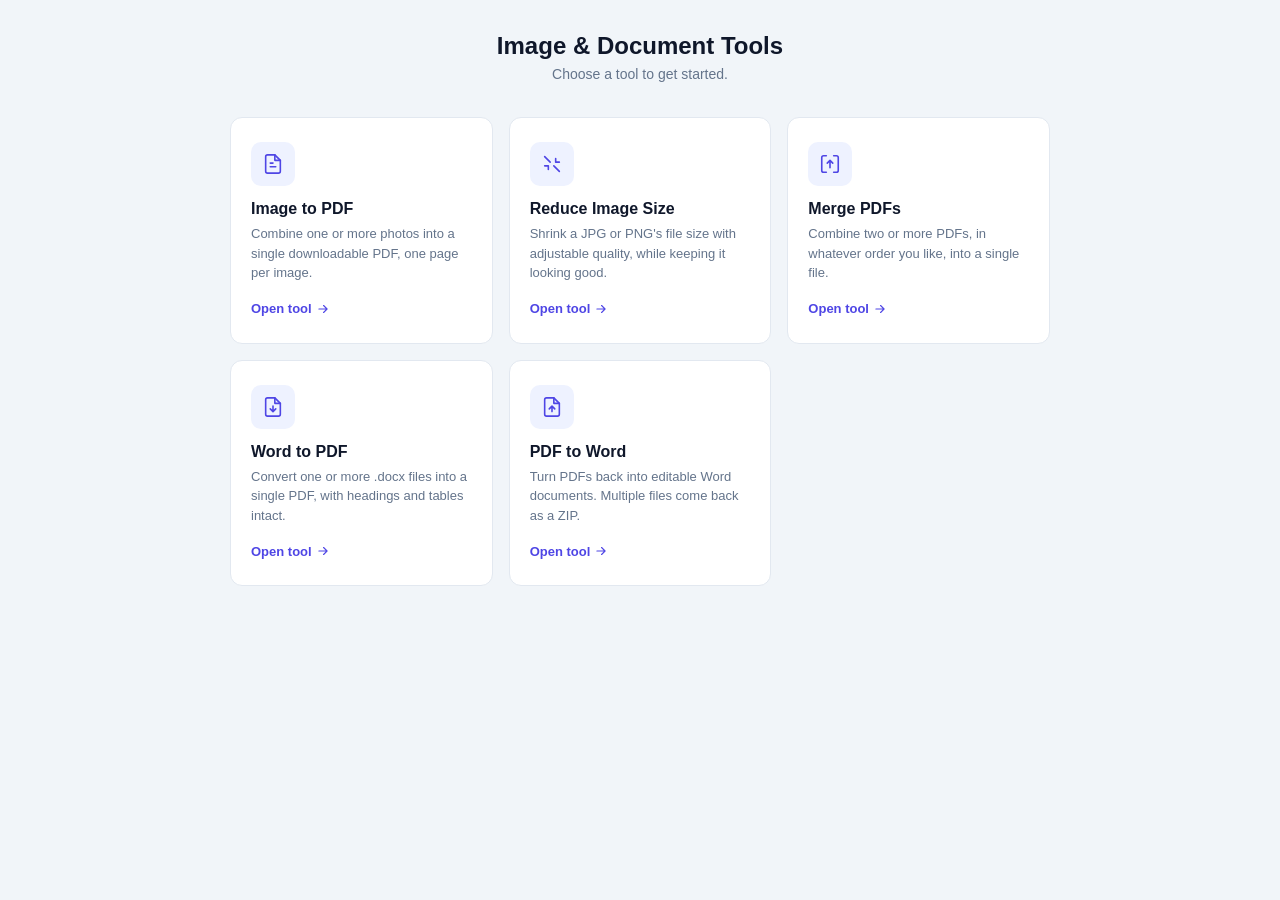
<file: frontend/index.html>
<!doctype html>
<html lang="en">
<head>
<meta charset="utf-8">
<meta name="viewport" content="width=device-width, initial-scale=1">
<title>Image &amp; Document Tools</title>
<link rel="stylesheet" href="style.css">
</head>
<body>
  <div class="page">
    <h1>Image &amp; Document Tools</h1>
    <p class="subtitle">Choose a tool to get started.</p>

    <div class="grid">
      <a class="tool-card" href="jpgtopdf.html">
        <div class="tool-icon">
          <svg viewBox="0 0 24 24" fill="none" stroke="currentColor" stroke-width="1.75" stroke-linecap="round" stroke-linejoin="round">
            <path d="M14 2H6a2 2 0 0 0-2 2v16a2 2 0 0 0 2 2h12a2 2 0 0 0 2-2V8z"/>
            <path d="M14 2v6h6"/>
            <path d="M9 15h6M9 11h3"/>
          </svg>
        </div>
        <div class="tool-title">Image to PDF</div>
        <div class="tool-desc">Combine one or more photos into a single downloadable PDF, one page per image.</div>
        <div class="tool-cta">
          Open tool
          <svg viewBox="0 0 24 24" fill="none" stroke="currentColor" stroke-width="2" stroke-linecap="round" stroke-linejoin="round"><path d="M5 12h14M13 6l6 6-6 6"/></svg>
        </div>
      </a>

      <a class="tool-card" href="compress.html">
        <div class="tool-icon">
          <svg viewBox="0 0 24 24" fill="none" stroke="currentColor" stroke-width="1.75" stroke-linecap="round" stroke-linejoin="round">
            <path d="M4 14h4v4M20 10h-4V6M4 4l6 6M20 20l-6-6"/>
          </svg>
        </div>
        <div class="tool-title">Reduce Image Size</div>
        <div class="tool-desc">Shrink a JPG or PNG's file size with adjustable quality, while keeping it looking good.</div>
        <div class="tool-cta">
          Open tool
          <svg viewBox="0 0 24 24" fill="none" stroke="currentColor" stroke-width="2" stroke-linecap="round" stroke-linejoin="round"><path d="M5 12h14M13 6l6 6-6 6"/></svg>
        </div>
      </a>

      <a class="tool-card" href="mergepdf.html">
        <div class="tool-icon">
          <svg viewBox="0 0 24 24" fill="none" stroke="currentColor" stroke-width="1.75" stroke-linecap="round" stroke-linejoin="round">
            <path d="M8 3H5a2 2 0 0 0-2 2v14a2 2 0 0 0 2 2h3"/>
            <path d="M16 3h3a2 2 0 0 1 2 2v14a2 2 0 0 1-2 2h-3"/>
            <path d="M12 8v8M9 11l3-3 3 3"/>
          </svg>
        </div>
        <div class="tool-title">Merge PDFs</div>
        <div class="tool-desc">Combine two or more PDFs, in whatever order you like, into a single file.</div>
        <div class="tool-cta">
          Open tool
          <svg viewBox="0 0 24 24" fill="none" stroke="currentColor" stroke-width="2" stroke-linecap="round" stroke-linejoin="round"><path d="M5 12h14M13 6l6 6-6 6"/></svg>
        </div>
      </a>

      <a class="tool-card" href="wordtopdf.html">
        <div class="tool-icon">
          <svg viewBox="0 0 24 24" fill="none" stroke="currentColor" stroke-width="1.75" stroke-linecap="round" stroke-linejoin="round">
            <path d="M14 2H6a2 2 0 0 0-2 2v16a2 2 0 0 0 2 2h12a2 2 0 0 0 2-2V8z"/>
            <path d="M14 2v6h6"/>
            <path d="M12 11v6M9 14l3 3 3-3"/>
          </svg>
        </div>
        <div class="tool-title">Word to PDF</div>
        <div class="tool-desc">Convert one or more .docx files into a single PDF, with headings and tables intact.</div>
        <div class="tool-cta">
          Open tool
          <svg viewBox="0 0 24 24" fill="none" stroke="currentColor" stroke-width="2" stroke-linecap="round" stroke-linejoin="round"><path d="M5 12h14M13 6l6 6-6 6"/></svg>
        </div>
      </a>

      <a class="tool-card" href="pdftoword.html">
        <div class="tool-icon">
          <svg viewBox="0 0 24 24" fill="none" stroke="currentColor" stroke-width="1.75" stroke-linecap="round" stroke-linejoin="round">
            <path d="M14 2H6a2 2 0 0 0-2 2v16a2 2 0 0 0 2 2h12a2 2 0 0 0 2-2V8z"/>
            <path d="M14 2v6h6"/>
            <path d="M12 17v-6M9 14l3-3 3 3"/>
          </svg>
        </div>
        <div class="tool-title">PDF to Word</div>
        <div class="tool-desc">Turn PDFs back into editable Word documents. Multiple files come back as a ZIP.</div>
        <div class="tool-cta">
          Open tool
          <svg viewBox="0 0 24 24" fill="none" stroke="currentColor" stroke-width="2" stroke-linecap="round" stroke-linejoin="round"><path d="M5 12h14M13 6l6 6-6 6"/></svg>
        </div>
      </a>
    </div>
  </div>
</body>
</html>
</file>
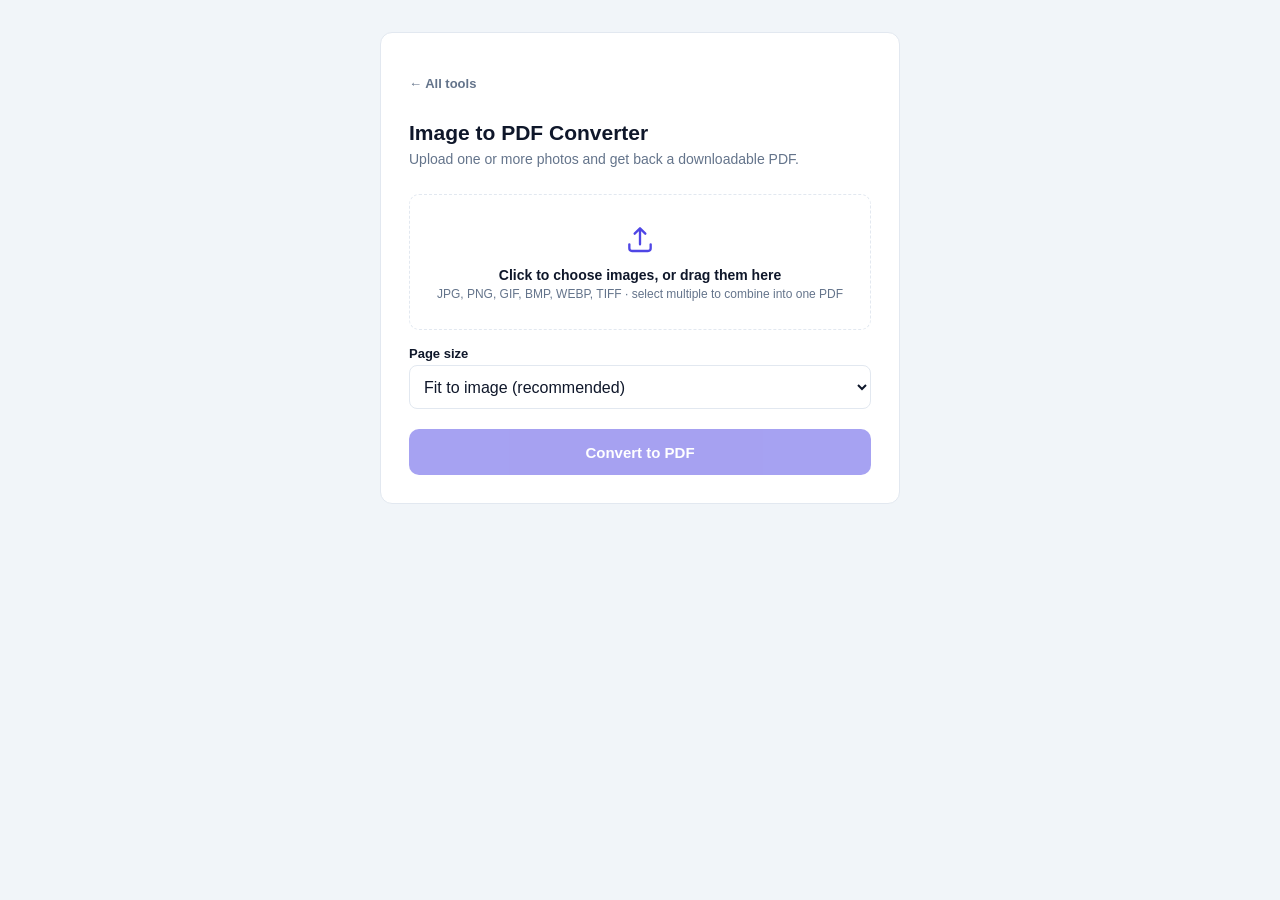
<file: frontend/jpgtopdf.html>
<!doctype html>
<html lang="en">
<head>
<meta charset="utf-8">
<meta name="viewport" content="width=device-width, initial-scale=1">
<title>Image to PDF Converter</title>
<link rel="stylesheet" href="style.css">
</head>
<body>
  <div class="card">
    <a class="back-link" href="index.html">&larr; All tools</a>
    <h1>Image to PDF Converter</h1>
    <p class="subtitle">Upload one or more photos and get back a downloadable PDF.</p>

    <form id="upload-form">
      <div class="dropzone" id="dropzone">
        <svg viewBox="0 0 24 24" fill="none" stroke="currentColor" stroke-width="1.75" stroke-linecap="round" stroke-linejoin="round">
          <path d="M12 16V4M12 4l-4 4M12 4l4 4"/>
          <path d="M4 16v3a2 2 0 0 0 2 2h12a2 2 0 0 0 2-2v-3"/>
        </svg>
        <div class="dropzone-text">Click to choose images, or drag them here</div>
        <div class="dropzone-hint">JPG, PNG, GIF, BMP, WEBP, TIFF &middot; select multiple to combine into one PDF</div>
        <input type="file" name="files" id="file_photo" accept="image/*" multiple>
      </div>

      <div class="file-summary" id="file-summary"></div>
      <div class="preview-list" id="preview-list"></div>

      <div class="control-group">
        <span class="control-label">Page size</span>
        <select id="page-size">
          <option value="fit" selected>Fit to image (recommended)</option>
          <option value="a4">A4</option>
          <option value="letter">US Letter</option>
          <option value="legal">Legal</option>
        </select>
      </div>

      <button type="submit" class="primary" id="convert-btn" disabled>
        <span class="spinner" id="spinner"></span>
        <span id="convert-label">Convert to PDF</span>
      </button>
    </form>

    <div class="error" id="error-box"></div>

    <div class="result" id="result">
      <div class="result-header" id="result-header">&#10003; Converted successfully</div>
      <div class="result-stats" id="result-stats"></div>
      <iframe class="pdf-preview" id="pdf-preview" title="PDF preview"></iframe>
      <div class="control-group filename-group">
        <span class="control-label">File name</span>
        <input type="text" id="filename-input" spellcheck="false">
      </div>
      <div class="result-actions">
        <a class="download-btn" id="download-link" download>Download PDF</a>
        <button type="button" class="secondary" id="reset-btn">Convert another</button>
      </div>
    </div>
  </div>

  <script src="config.js"></script>
  <script src="app.js"></script>
  <script>
    const dropzone = document.getElementById('dropzone');
    const fileInput = document.getElementById('file_photo');
    const fileSummary = document.getElementById('file-summary');
    const previewList = document.getElementById('preview-list');
    const pageSizeSelect = document.getElementById('page-size');
    const form = document.getElementById('upload-form');
    const convertBtn = document.getElementById('convert-btn');
    const spinner = document.getElementById('spinner');
    const convertLabel = document.getElementById('convert-label');
    const errorBox = document.getElementById('error-box');
    const result = document.getElementById('result');
    const resultHeader = document.getElementById('result-header');
    const resultStats = document.getElementById('result-stats');
    const pdfPreview = document.getElementById('pdf-preview');
    const filenameInput = document.getElementById('filename-input');
    const downloadLink = document.getElementById('download-link');
    const resetBtn = document.getElementById('reset-btn');

    let selectedFiles = [];

    function showError(message) {
      errorBox.textContent = message;
      errorBox.classList.add('visible');
    }

    function clearError() {
      errorBox.textContent = '';
      errorBox.classList.remove('visible');
    }

    function renderImageIcon(file) {
      const img = document.createElement('img');
      img.alt = '';
      const reader = new FileReader();
      reader.onload = (e) => { img.src = e.target.result; };
      reader.readAsDataURL(file);
      return img;
    }

    function setFiles(next) {
      selectedFiles = next;
      renderReorderableList(previewList, selectedFiles, renderImageIcon, setFiles);

      previewList.classList.toggle('visible', selectedFiles.length > 0);
      convertBtn.disabled = selectedFiles.length === 0;

      if (selectedFiles.length === 0) {
        fileSummary.classList.remove('visible');
      } else {
        fileSummary.textContent = selectedFiles.length === 1
          ? '1 image selected'
          : `${selectedFiles.length} images selected — use the arrows to reorder; will merge into one PDF in this order`;
        fileSummary.classList.add('visible');
      }
    }

    function addFiles(fileList) {
      if (!fileList || fileList.length === 0) return;
      clearError();
      result.classList.remove('visible');
      setFiles(selectedFiles.concat(Array.from(fileList)));
    }

    wireDropzone(dropzone, fileInput, addFiles);

    form.addEventListener('submit', async (e) => {
      e.preventDefault();
      if (selectedFiles.length === 0) return;

      clearError();
      convertBtn.disabled = true;
      spinner.classList.add('visible');
      convertLabel.textContent = 'Converting...';

      try {
        const formData = new FormData();
        selectedFiles.forEach((file) => formData.append('files', file));
        formData.append('page_size', pageSizeSelect.value);

        const response = await fetch(`${API_BASE}/jpgtopdf/upload/`, { method: 'POST', body: formData });
        const data = await response.json();

        if (!response.ok) {
          throw new Error(data.detail || 'Conversion failed');
        }

        const dataUri = dataUriFrom(data);
        pdfPreview.src = dataUri;
        downloadLink.href = dataUri;
        const defaultName = data.download_name || 'converted.pdf';
        filenameInput.value = defaultName.replace(/\.pdf$/i, '');
        downloadLink.setAttribute('download', defaultName);
        resultHeader.textContent = data.page_count > 1
          ? `✓ Converted ${data.page_count} images into one PDF`
          : '✓ Converted successfully';
        resultStats.innerHTML = `<strong>${data.page_count}</strong> page${data.page_count > 1 ? 's' : ''} &middot; <strong>${formatSize(data.output_size)}</strong>`;
        result.classList.add('visible');
      } catch (err) {
        showError(err.message || 'Something went wrong. Please try again.');
      } finally {
        convertBtn.disabled = selectedFiles.length === 0;
        spinner.classList.remove('visible');
        convertLabel.textContent = 'Convert to PDF';
      }
    });

    filenameInput.addEventListener('input', () => {
      const name = filenameInput.value.trim() || 'converted';
      downloadLink.setAttribute('download', name.replace(/\.pdf$/i, '') + '.pdf');
    });

    resetBtn.addEventListener('click', () => {
      setFiles([]);
      result.classList.remove('visible');
      pdfPreview.src = '';
      clearError();
    });
  </script>
</body>
</html>
</file>
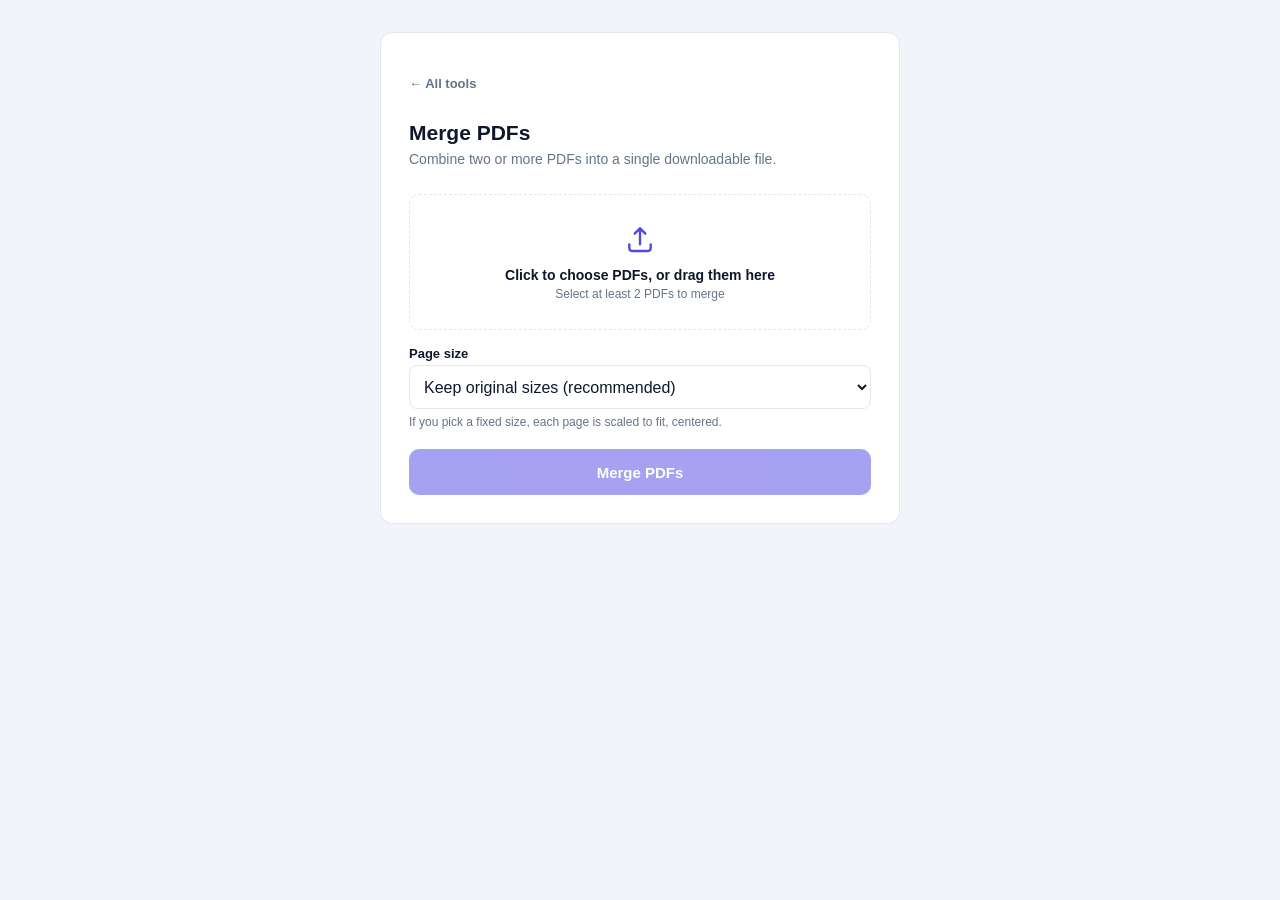
<file: frontend/mergepdf.html>
<!doctype html>
<html lang="en">
<head>
<meta charset="utf-8">
<meta name="viewport" content="width=device-width, initial-scale=1">
<title>Merge PDFs</title>
<link rel="stylesheet" href="style.css">
</head>
<body>
  <div class="card">
    <a class="back-link" href="index.html">&larr; All tools</a>
    <h1>Merge PDFs</h1>
    <p class="subtitle">Combine two or more PDFs into a single downloadable file.</p>

    <form id="upload-form">
      <div class="dropzone" id="dropzone">
        <svg viewBox="0 0 24 24" fill="none" stroke="currentColor" stroke-width="1.75" stroke-linecap="round" stroke-linejoin="round">
          <path d="M12 16V4M12 4l-4 4M12 4l4 4"/>
          <path d="M4 16v3a2 2 0 0 0 2 2h12a2 2 0 0 0 2-2v-3"/>
        </svg>
        <div class="dropzone-text">Click to choose PDFs, or drag them here</div>
        <div class="dropzone-hint">Select at least 2 PDFs to merge</div>
        <input type="file" name="files" id="file_input" accept="application/pdf,.pdf" multiple>
      </div>

      <div class="file-summary" id="file-summary"></div>
      <div class="preview-list" id="preview-list"></div>

      <div class="control-group">
        <span class="control-label">Page size</span>
        <select id="page-size">
          <option value="original" selected>Keep original sizes (recommended)</option>
          <option value="a4">A4</option>
          <option value="letter">US Letter</option>
          <option value="legal">Legal</option>
        </select>
        <div class="control-hint">If you pick a fixed size, each page is scaled to fit, centered.</div>
      </div>

      <button type="submit" class="primary" id="convert-btn" disabled>
        <span class="spinner" id="spinner"></span>
        <span id="convert-label">Merge PDFs</span>
      </button>
    </form>

    <div class="error" id="error-box"></div>

    <div class="result" id="result">
      <div class="result-header" id="result-header">&#10003; Merged successfully</div>
      <div class="result-stats" id="result-stats"></div>
      <iframe class="pdf-preview" id="pdf-preview" title="PDF preview"></iframe>
      <div class="control-group filename-group">
        <span class="control-label">File name</span>
        <input type="text" id="filename-input" spellcheck="false">
      </div>
      <div class="result-actions">
        <a class="download-btn" id="download-link" download>Download PDF</a>
        <button type="button" class="secondary" id="reset-btn">Merge another</button>
      </div>
    </div>
  </div>

  <script src="config.js"></script>
  <script src="app.js"></script>
  <script>
    const dropzone = document.getElementById('dropzone');
    const fileInput = document.getElementById('file_input');
    const fileSummary = document.getElementById('file-summary');
    const previewList = document.getElementById('preview-list');
    const pageSizeSelect = document.getElementById('page-size');
    const form = document.getElementById('upload-form');
    const convertBtn = document.getElementById('convert-btn');
    const spinner = document.getElementById('spinner');
    const convertLabel = document.getElementById('convert-label');
    const errorBox = document.getElementById('error-box');
    const result = document.getElementById('result');
    const resultHeader = document.getElementById('result-header');
    const resultStats = document.getElementById('result-stats');
    const pdfPreview = document.getElementById('pdf-preview');
    const filenameInput = document.getElementById('filename-input');
    const downloadLink = document.getElementById('download-link');
    const resetBtn = document.getElementById('reset-btn');

    let selectedFiles = [];

    function showError(message) {
      errorBox.textContent = message;
      errorBox.classList.add('visible');
    }

    function clearError() {
      errorBox.textContent = '';
      errorBox.classList.remove('visible');
    }

    function renderPdfIcon() {
      const icon = document.createElement('div');
      icon.className = 'pdf-icon';
      icon.innerHTML = '<svg viewBox="0 0 24 24" fill="none" stroke="currentColor" stroke-width="1.75" stroke-linecap="round" stroke-linejoin="round"><path d="M14 2H6a2 2 0 0 0-2 2v16a2 2 0 0 0 2 2h12a2 2 0 0 0 2-2V8z"/><path d="M14 2v6h6"/></svg>';
      return icon;
    }

    function setFiles(next) {
      selectedFiles = next;
      renderReorderableList(previewList, selectedFiles, renderPdfIcon, setFiles);

      previewList.classList.toggle('visible', selectedFiles.length > 0);
      convertBtn.disabled = selectedFiles.length < 2;

      if (selectedFiles.length === 0) {
        fileSummary.classList.remove('visible');
      } else if (selectedFiles.length === 1) {
        fileSummary.textContent = '1 PDF selected — add at least one more to merge';
        fileSummary.classList.add('visible');
      } else {
        fileSummary.textContent = `${selectedFiles.length} PDFs selected — use the arrows to reorder; will merge in this order`;
        fileSummary.classList.add('visible');
      }
    }

    function addFiles(fileList) {
      if (!fileList || fileList.length === 0) return;
      clearError();
      result.classList.remove('visible');
      setFiles(selectedFiles.concat(Array.from(fileList)));
    }

    wireDropzone(dropzone, fileInput, addFiles);

    form.addEventListener('submit', async (e) => {
      e.preventDefault();
      if (selectedFiles.length < 2) return;

      clearError();
      convertBtn.disabled = true;
      spinner.classList.add('visible');
      convertLabel.textContent = 'Merging...';

      try {
        const formData = new FormData();
        selectedFiles.forEach((file) => formData.append('files', file));
        formData.append('page_size', pageSizeSelect.value);

        const response = await fetch(`${API_BASE}/mergepdf/upload/`, { method: 'POST', body: formData });
        const data = await response.json();

        if (!response.ok) {
          throw new Error(data.detail || 'Merge failed');
        }

        const dataUri = dataUriFrom(data);
        pdfPreview.src = dataUri;
        downloadLink.href = dataUri;
        const defaultName = data.download_name || 'merged.pdf';
        filenameInput.value = defaultName.replace(/\.pdf$/i, '');
        downloadLink.setAttribute('download', defaultName);
        resultHeader.textContent = '✓ Merged successfully';
        resultStats.innerHTML = `<strong>${data.page_count}</strong> page${data.page_count > 1 ? 's' : ''} &middot; <strong>${formatSize(data.output_size)}</strong>`;
        result.classList.add('visible');
      } catch (err) {
        showError(err.message || 'Something went wrong. Please try again.');
      } finally {
        convertBtn.disabled = selectedFiles.length < 2;
        spinner.classList.remove('visible');
        convertLabel.textContent = 'Merge PDFs';
      }
    });

    filenameInput.addEventListener('input', () => {
      const name = filenameInput.value.trim() || 'merged';
      downloadLink.setAttribute('download', name.replace(/\.pdf$/i, '') + '.pdf');
    });

    resetBtn.addEventListener('click', () => {
      setFiles([]);
      result.classList.remove('visible');
      pdfPreview.src = '';
      clearError();
    });
  </script>
</body>
</html>
</file>
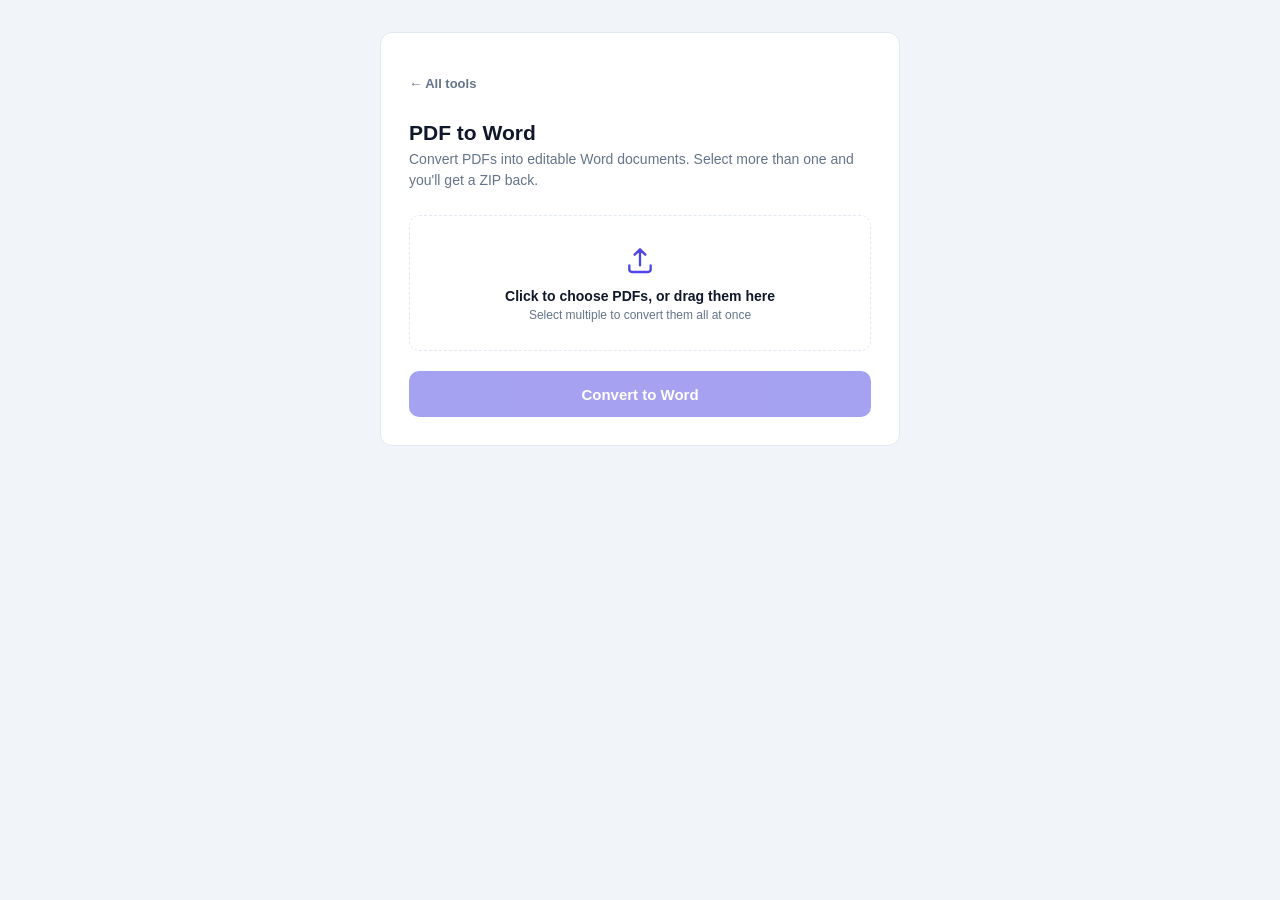
<file: frontend/pdftoword.html>
<!doctype html>
<html lang="en">
<head>
<meta charset="utf-8">
<meta name="viewport" content="width=device-width, initial-scale=1">
<title>PDF to Word</title>
<link rel="stylesheet" href="style.css">
</head>
<body>
  <div class="card">
    <a class="back-link" href="index.html">&larr; All tools</a>
    <h1>PDF to Word</h1>
    <p class="subtitle">Convert PDFs into editable Word documents. Select more than one and you'll get a ZIP back.</p>

    <form id="upload-form">
      <div class="dropzone" id="dropzone">
        <svg viewBox="0 0 24 24" fill="none" stroke="currentColor" stroke-width="1.75" stroke-linecap="round" stroke-linejoin="round">
          <path d="M12 16V4M12 4l-4 4M12 4l4 4"/>
          <path d="M4 16v3a2 2 0 0 0 2 2h12a2 2 0 0 0 2-2v-3"/>
        </svg>
        <div class="dropzone-text">Click to choose PDFs, or drag them here</div>
        <div class="dropzone-hint">Select multiple to convert them all at once</div>
        <input type="file" name="files" id="file_input" accept="application/pdf,.pdf" multiple>
      </div>

      <div class="file-summary" id="file-summary"></div>
      <div class="preview-list" id="preview-list"></div>

      <button type="submit" class="primary" id="convert-btn" disabled>
        <span class="spinner" id="spinner"></span>
        <span id="convert-label">Convert to Word</span>
      </button>
    </form>

    <div class="error" id="error-box"></div>

    <div class="result" id="result">
      <div class="result-header" id="result-header">&#10003; Converted successfully</div>
      <div class="result-card">
        <div class="doc-icon" id="result-icon">
          <svg viewBox="0 0 24 24" fill="none" stroke="currentColor" stroke-width="1.75" stroke-linecap="round" stroke-linejoin="round"><path d="M14 2H6a2 2 0 0 0-2 2v16a2 2 0 0 0 2 2h12a2 2 0 0 0 2-2V8z"/><path d="M14 2v6h6"/></svg>
        </div>
        <div>
          <div class="result-card-name" id="result-card-name">document.docx</div>
          <div class="result-card-size" id="result-card-size"></div>
        </div>
      </div>
      <div class="control-group filename-group">
        <span class="control-label">File name</span>
        <input type="text" id="filename-input" spellcheck="false">
      </div>
      <div class="result-actions">
        <a class="download-btn" id="download-link" download>Download</a>
        <button type="button" class="secondary" id="reset-btn">Convert another</button>
      </div>
    </div>
  </div>

  <script src="config.js"></script>
  <script src="app.js"></script>
  <script>
    const dropzone = document.getElementById('dropzone');
    const fileInput = document.getElementById('file_input');
    const fileSummary = document.getElementById('file-summary');
    const previewList = document.getElementById('preview-list');
    const form = document.getElementById('upload-form');
    const convertBtn = document.getElementById('convert-btn');
    const spinner = document.getElementById('spinner');
    const convertLabel = document.getElementById('convert-label');
    const errorBox = document.getElementById('error-box');
    const result = document.getElementById('result');
    const resultHeader = document.getElementById('result-header');
    const resultCardName = document.getElementById('result-card-name');
    const resultCardSize = document.getElementById('result-card-size');
    const filenameInput = document.getElementById('filename-input');
    const downloadLink = document.getElementById('download-link');
    const resetBtn = document.getElementById('reset-btn');

    let selectedFiles = [];
    let resultExt = '.docx';

    function showError(message) {
      errorBox.textContent = message;
      errorBox.classList.add('visible');
    }

    function clearError() {
      errorBox.textContent = '';
      errorBox.classList.remove('visible');
    }

    function renderPdfIcon() {
      const icon = document.createElement('div');
      icon.className = 'pdf-icon';
      icon.innerHTML = '<svg viewBox="0 0 24 24" fill="none" stroke="currentColor" stroke-width="1.75" stroke-linecap="round" stroke-linejoin="round"><path d="M14 2H6a2 2 0 0 0-2 2v16a2 2 0 0 0 2 2h12a2 2 0 0 0 2-2V8z"/><path d="M14 2v6h6"/></svg>';
      return icon;
    }

    function setFiles(next) {
      selectedFiles = next;
      renderReorderableList(previewList, selectedFiles, renderPdfIcon, setFiles);

      previewList.classList.toggle('visible', selectedFiles.length > 0);
      convertBtn.disabled = selectedFiles.length === 0;

      if (selectedFiles.length === 0) {
        fileSummary.classList.remove('visible');
      } else if (selectedFiles.length === 1) {
        fileSummary.textContent = '1 PDF selected';
        fileSummary.classList.add('visible');
      } else {
        fileSummary.textContent = `${selectedFiles.length} PDFs selected — you'll get a ZIP with one .docx per file`;
        fileSummary.classList.add('visible');
      }
    }

    function addFiles(fileList) {
      if (!fileList || fileList.length === 0) return;
      clearError();
      result.classList.remove('visible');
      setFiles(selectedFiles.concat(Array.from(fileList)));
    }

    wireDropzone(dropzone, fileInput, addFiles);

    form.addEventListener('submit', async (e) => {
      e.preventDefault();
      if (selectedFiles.length === 0) return;

      clearError();
      convertBtn.disabled = true;
      spinner.classList.add('visible');
      convertLabel.textContent = 'Converting...';

      try {
        const formData = new FormData();
        selectedFiles.forEach((file) => formData.append('files', file));

        const response = await fetch(`${API_BASE}/pdftoword/upload/`, { method: 'POST', body: formData });
        const data = await response.json();

        if (!response.ok) {
          throw new Error(data.detail || 'Conversion failed');
        }

        downloadLink.href = dataUriFrom(data);
        const defaultName = data.download_name || (data.is_zip ? 'documents.zip' : 'document.docx');
        resultExt = data.is_zip ? '.zip' : '.docx';
        const dot = defaultName.lastIndexOf('.');
        filenameInput.value = dot > 0 ? defaultName.slice(0, dot) : defaultName;
        downloadLink.setAttribute('download', defaultName);

        resultHeader.textContent = data.is_zip
          ? `✓ Converted ${data.file_count} PDFs to Word`
          : '✓ Converted successfully';
        resultCardName.textContent = defaultName;
        resultCardSize.textContent = formatSize(data.output_size) + (data.is_zip ? ` · ${data.file_count} files` : '');

        result.classList.add('visible');
      } catch (err) {
        showError(err.message || 'Something went wrong. Please try again.');
      } finally {
        convertBtn.disabled = selectedFiles.length === 0;
        spinner.classList.remove('visible');
        convertLabel.textContent = 'Convert to Word';
      }
    });

    filenameInput.addEventListener('input', () => {
      const name = filenameInput.value.trim() || 'document';
      const fullName = name + resultExt;
      downloadLink.setAttribute('download', fullName);
      resultCardName.textContent = fullName;
    });

    resetBtn.addEventListener('click', () => {
      setFiles([]);
      result.classList.remove('visible');
      clearError();
    });
  </script>
</body>
</html>
</file>
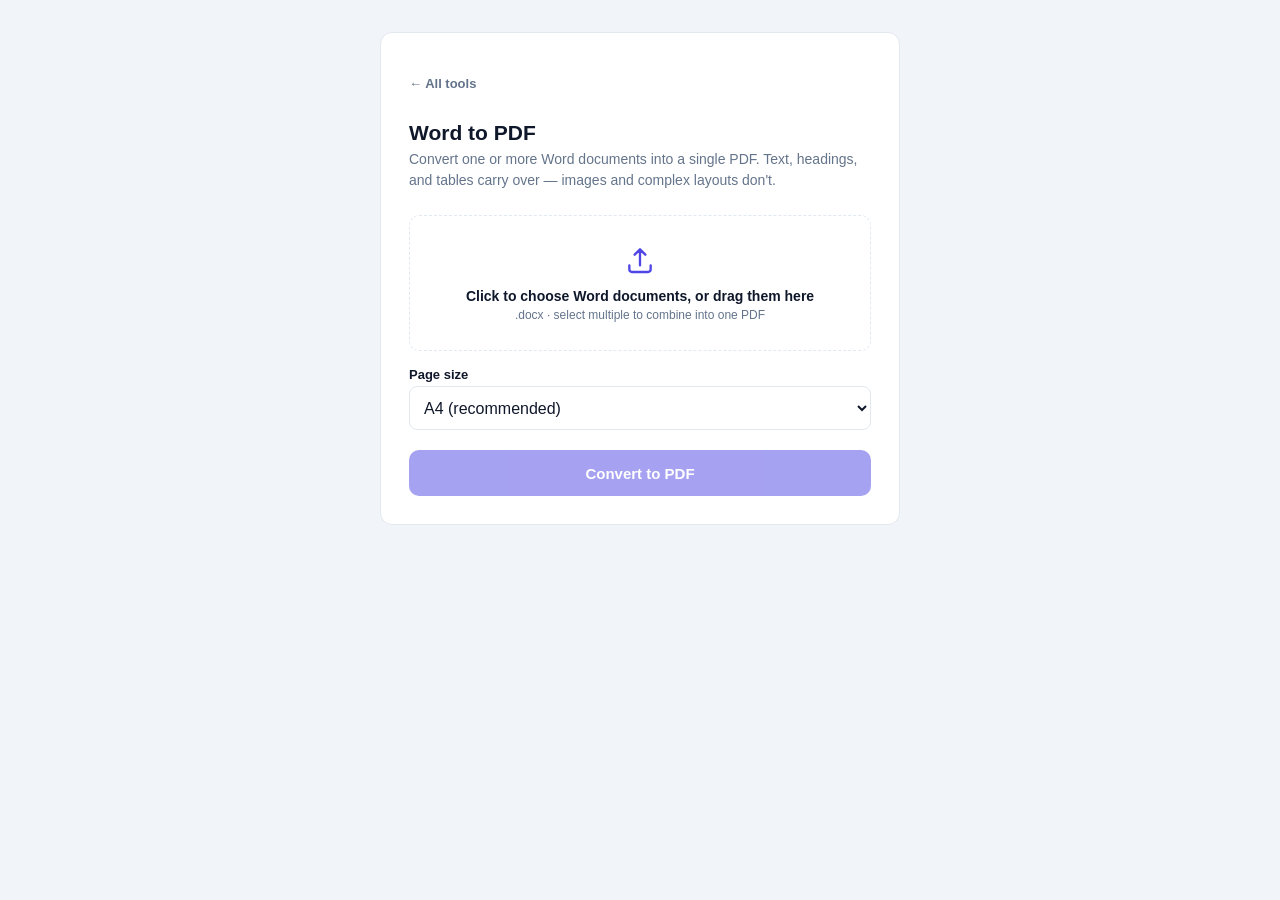
<file: frontend/wordtopdf.html>
<!doctype html>
<html lang="en">
<head>
<meta charset="utf-8">
<meta name="viewport" content="width=device-width, initial-scale=1">
<title>Word to PDF</title>
<link rel="stylesheet" href="style.css">
</head>
<body>
  <div class="card">
    <a class="back-link" href="index.html">&larr; All tools</a>
    <h1>Word to PDF</h1>
    <p class="subtitle">Convert one or more Word documents into a single PDF. Text, headings, and tables carry over &mdash; images and complex layouts don't.</p>

    <form id="upload-form">
      <div class="dropzone" id="dropzone">
        <svg viewBox="0 0 24 24" fill="none" stroke="currentColor" stroke-width="1.75" stroke-linecap="round" stroke-linejoin="round">
          <path d="M12 16V4M12 4l-4 4M12 4l4 4"/>
          <path d="M4 16v3a2 2 0 0 0 2 2h12a2 2 0 0 0 2-2v-3"/>
        </svg>
        <div class="dropzone-text">Click to choose Word documents, or drag them here</div>
        <div class="dropzone-hint">.docx &middot; select multiple to combine into one PDF</div>
        <input type="file" name="files" id="file_input" accept=".docx,application/vnd.openxmlformats-officedocument.wordprocessingml.document" multiple>
      </div>

      <div class="file-summary" id="file-summary"></div>
      <div class="preview-list" id="preview-list"></div>

      <div class="control-group">
        <span class="control-label">Page size</span>
        <select id="page-size">
          <option value="a4" selected>A4 (recommended)</option>
          <option value="letter">US Letter</option>
          <option value="legal">Legal</option>
        </select>
      </div>

      <button type="submit" class="primary" id="convert-btn" disabled>
        <span class="spinner" id="spinner"></span>
        <span id="convert-label">Convert to PDF</span>
      </button>
    </form>

    <div class="error" id="error-box"></div>

    <div class="result" id="result">
      <div class="result-header" id="result-header">&#10003; Converted successfully</div>
      <div class="result-stats" id="result-stats"></div>
      <iframe class="pdf-preview" id="pdf-preview" title="PDF preview"></iframe>
      <div class="control-group filename-group">
        <span class="control-label">File name</span>
        <input type="text" id="filename-input" spellcheck="false">
      </div>
      <div class="result-actions">
        <a class="download-btn" id="download-link" download>Download PDF</a>
        <button type="button" class="secondary" id="reset-btn">Convert another</button>
      </div>
    </div>
  </div>

  <script src="config.js"></script>
  <script src="app.js"></script>
  <script>
    const dropzone = document.getElementById('dropzone');
    const fileInput = document.getElementById('file_input');
    const fileSummary = document.getElementById('file-summary');
    const previewList = document.getElementById('preview-list');
    const pageSizeSelect = document.getElementById('page-size');
    const form = document.getElementById('upload-form');
    const convertBtn = document.getElementById('convert-btn');
    const spinner = document.getElementById('spinner');
    const convertLabel = document.getElementById('convert-label');
    const errorBox = document.getElementById('error-box');
    const result = document.getElementById('result');
    const resultHeader = document.getElementById('result-header');
    const resultStats = document.getElementById('result-stats');
    const pdfPreview = document.getElementById('pdf-preview');
    const filenameInput = document.getElementById('filename-input');
    const downloadLink = document.getElementById('download-link');
    const resetBtn = document.getElementById('reset-btn');

    let selectedFiles = [];

    function showError(message) {
      errorBox.textContent = message;
      errorBox.classList.add('visible');
    }

    function clearError() {
      errorBox.textContent = '';
      errorBox.classList.remove('visible');
    }

    function renderDocIcon() {
      const icon = document.createElement('div');
      icon.className = 'doc-icon';
      icon.innerHTML = '<svg viewBox="0 0 24 24" fill="none" stroke="currentColor" stroke-width="1.75" stroke-linecap="round" stroke-linejoin="round"><path d="M14 2H6a2 2 0 0 0-2 2v16a2 2 0 0 0 2 2h12a2 2 0 0 0 2-2V8z"/><path d="M14 2v6h6"/></svg>';
      return icon;
    }

    function setFiles(next) {
      selectedFiles = next;
      renderReorderableList(previewList, selectedFiles, renderDocIcon, setFiles);

      previewList.classList.toggle('visible', selectedFiles.length > 0);
      convertBtn.disabled = selectedFiles.length === 0;

      if (selectedFiles.length === 0) {
        fileSummary.classList.remove('visible');
      } else if (selectedFiles.length === 1) {
        fileSummary.textContent = '1 document selected';
        fileSummary.classList.add('visible');
      } else {
        fileSummary.textContent = `${selectedFiles.length} documents selected — use the arrows to reorder; will combine in this order`;
        fileSummary.classList.add('visible');
      }
    }

    function addFiles(fileList) {
      if (!fileList || fileList.length === 0) return;
      clearError();
      result.classList.remove('visible');
      setFiles(selectedFiles.concat(Array.from(fileList)));
    }

    wireDropzone(dropzone, fileInput, addFiles);

    form.addEventListener('submit', async (e) => {
      e.preventDefault();
      if (selectedFiles.length === 0) return;

      clearError();
      convertBtn.disabled = true;
      spinner.classList.add('visible');
      convertLabel.textContent = 'Converting...';

      try {
        const formData = new FormData();
        selectedFiles.forEach((file) => formData.append('files', file));
        formData.append('page_size', pageSizeSelect.value);

        const response = await fetch(`${API_BASE}/wordtopdf/upload/`, { method: 'POST', body: formData });
        const data = await response.json();

        if (!response.ok) {
          throw new Error(data.detail || 'Conversion failed');
        }

        const dataUri = dataUriFrom(data);
        pdfPreview.src = dataUri;
        downloadLink.href = dataUri;
        const defaultName = data.download_name || 'converted.pdf';
        filenameInput.value = defaultName.replace(/\.pdf$/i, '');
        downloadLink.setAttribute('download', defaultName);
        resultHeader.textContent = data.page_count > 1
          ? `✓ Converted ${data.page_count} documents into one PDF`
          : '✓ Converted successfully';
        resultStats.innerHTML = `<strong>${formatSize(data.output_size)}</strong>`;
        result.classList.add('visible');
      } catch (err) {
        showError(err.message || 'Something went wrong. Please try again.');
      } finally {
        convertBtn.disabled = selectedFiles.length === 0;
        spinner.classList.remove('visible');
        convertLabel.textContent = 'Convert to PDF';
      }
    });

    filenameInput.addEventListener('input', () => {
      const name = filenameInput.value.trim() || 'converted';
      downloadLink.setAttribute('download', name.replace(/\.pdf$/i, '') + '.pdf');
    });

    resetBtn.addEventListener('click', () => {
      setFiles([]);
      result.classList.remove('visible');
      pdfPreview.src = '';
      clearError();
    });
  </script>
</body>
</html>
</file>
<file: frontend/style.css>
/* Shared, cached stylesheet for all tool pages. Flat design: no shadows or
   gradients, 1px borders, system fonts only. Touch targets are >=44px per
   Apple/Google guidance, and form inputs are 16px to stop iOS Safari from
   auto-zooming on focus. */

:root {
  --bg: #f1f5f9;
  --card: #ffffff;
  --accent: #4f46e5;
  --accent-hover: #4338ca;
  --accent-tint: #eef2ff;
  --text: #0f172a;
  --muted: #64748b;
  --border: #e2e8f0;
  --danger: #dc2626;
  --danger-tint: #fef2f2;
  --success: #16a34a;
}

* { box-sizing: border-box; }

body {
  margin: 0;
  min-height: 100vh;
  display: flex;
  align-items: flex-start;
  justify-content: center;
  padding: 32px 16px;
  font-family: -apple-system, BlinkMacSystemFont, "Segoe UI", Roboto, Helvetica, Arial, sans-serif;
  background: var(--bg);
  color: var(--text);
}

@media (max-width: 480px) {
  body { padding: 16px 12px; }
}

a { color: var(--accent); }

/* ---- Tool page card ---- */
.card {
  width: 100%;
  max-width: 520px;
  background: var(--card);
  border: 1px solid var(--border);
  border-radius: 12px;
  padding: 28px;
}
@media (max-width: 480px) {
  .card { padding: 20px; border-radius: 10px; }
}

.back-link {
  display: inline-flex;
  align-items: center;
  gap: 4px;
  margin-bottom: 16px;
  color: var(--muted);
  font-size: 13px;
  font-weight: 600;
  text-decoration: none;
  min-height: 44px;
}
.back-link:hover { color: var(--accent); }

h1 {
  margin: 0 0 4px;
  font-size: 21px;
  color: var(--text);
}
p.subtitle {
  margin: 0 0 24px;
  color: var(--muted);
  font-size: 14px;
  line-height: 1.5;
}

/* ---- Dropzone ---- */
.dropzone {
  border: 1.5px dashed var(--border);
  border-radius: 10px;
  padding: 28px 16px;
  text-align: center;
  cursor: pointer;
}
.dropzone:hover,
.dropzone.dragover {
  border-color: var(--accent);
  background: var(--accent-tint);
}
.dropzone svg { width: 32px; height: 32px; color: var(--accent); margin-bottom: 8px; }
.dropzone-text { color: var(--text); font-weight: 600; font-size: 14px; }
.dropzone-hint { color: var(--muted); font-size: 12px; margin-top: 4px; }
input[type="file"] { display: none; }

/* ---- File summary + preview list ---- */
.file-summary {
  display: none;
  margin-top: 14px;
  font-size: 12px;
  color: var(--muted);
  font-weight: 600;
}
.file-summary.visible { display: block; }

.preview-list {
  display: none;
  flex-direction: column;
  gap: 8px;
  margin-top: 8px;
  max-height: 260px;
  overflow-y: auto;
}
.preview-list.visible { display: flex; }
.preview-item {
  display: flex;
  align-items: center;
  gap: 8px;
  padding: 8px 8px 8px 12px;
  border: 1px solid var(--border);
  border-radius: 10px;
  background: #fff;
}
.preview-index {
  flex-shrink: 0;
  width: 20px;
  height: 20px;
  border-radius: 50%;
  background: var(--accent-tint);
  color: var(--accent);
  font-size: 11px;
  font-weight: 700;
  display: flex;
  align-items: center;
  justify-content: center;
}
.preview-item img {
  width: 44px;
  height: 44px;
  object-fit: cover;
  border-radius: 6px;
  border: 1px solid var(--border);
  background: #f1f5f9;
  flex-shrink: 0;
}
.pdf-icon, .doc-icon {
  width: 40px;
  height: 40px;
  flex-shrink: 0;
  border-radius: 6px;
  display: flex;
  align-items: center;
  justify-content: center;
}
.pdf-icon { background: #fee2e2; color: #dc2626; }
.doc-icon { background: #dbeafe; color: #2563eb; }
.pdf-icon svg, .doc-icon svg { width: 20px; height: 20px; }

.preview-info { flex: 1; min-width: 0; }
.preview-name {
  font-size: 13px;
  color: var(--text);
  font-weight: 600;
  white-space: nowrap;
  overflow: hidden;
  text-overflow: ellipsis;
}
.preview-size { font-size: 12px; color: var(--muted); }

.move-controls {
  display: flex;
  flex-direction: column;
  flex-shrink: 0;
}

/* Generic small icon button: visual glyph can be small, but the tappable
   area is always >=44px, per mobile touch-target guidance. */
.icon-btn {
  border: none;
  background: none;
  color: var(--muted);
  cursor: pointer;
  display: flex;
  align-items: center;
  justify-content: center;
  width: 32px;
  height: 22px;
  padding: 0;
  flex-shrink: 0;
}
.move-controls .icon-btn { width: 36px; height: 22px; }
.icon-btn svg { width: 16px; height: 16px; }
.icon-btn:hover:not(:disabled) { color: var(--accent); }
.icon-btn:disabled { opacity: 0.3; cursor: not-allowed; }
.remove-btn {
  width: 44px;
  height: 44px;
  font-size: 20px;
  line-height: 1;
  color: var(--muted);
}
.remove-btn:hover { color: var(--danger); }

/* ---- Buttons ---- */
button.primary {
  width: 100%;
  min-height: 46px;
  margin-top: 20px;
  padding: 12px 16px;
  border: none;
  border-radius: 10px;
  background: var(--accent);
  color: #fff;
  font-size: 15px;
  font-weight: 600;
  cursor: pointer;
  display: flex;
  align-items: center;
  justify-content: center;
  gap: 8px;
}
button.primary:hover:not(:disabled) { background: var(--accent-hover); }
button.primary:disabled { opacity: 0.5; cursor: not-allowed; }

.spinner {
  width: 16px;
  height: 16px;
  border: 2px solid rgba(255, 255, 255, 0.4);
  border-top-color: #fff;
  border-radius: 50%;
  animation: spin 0.7s linear infinite;
  display: none;
}
.spinner.visible { display: inline-block; }
@keyframes spin { to { transform: rotate(360deg); } }

.error {
  display: none;
  margin-top: 16px;
  padding: 10px 12px;
  border-radius: 8px;
  background: var(--danger-tint);
  color: var(--danger);
  font-size: 13px;
}
.error.visible { display: block; }

/* ---- Result panel ---- */
.result {
  display: none;
  margin-top: 24px;
  border-top: 1px solid var(--border);
  padding-top: 20px;
}
.result.visible { display: block; }
.result-header {
  display: flex;
  align-items: center;
  gap: 8px;
  margin-bottom: 4px;
  color: var(--success);
  font-weight: 600;
  font-size: 14px;
}
.result-stats {
  font-size: 13px;
  color: var(--muted);
  margin-bottom: 14px;
}
.result-stats strong { color: var(--text); }

.pdf-preview {
  width: 100%;
  height: 320px;
  border: 1px solid var(--border);
  border-radius: 10px;
  background: #f8fafc;
}
.image-preview {
  width: 100%;
  max-height: 320px;
  object-fit: contain;
  border: 1px solid var(--border);
  border-radius: 10px;
  background: #f8fafc;
  display: block;
}

.result-card {
  display: flex;
  align-items: center;
  gap: 14px;
  padding: 18px;
  border: 1px solid var(--border);
  border-radius: 10px;
  background: #f8fafc;
}
.result-card .doc-icon { width: 48px; height: 48px; }
.result-card .doc-icon svg { width: 22px; height: 22px; }
.result-card-name { font-weight: 600; color: var(--text); font-size: 14px; }
.result-card-size { font-size: 12px; color: var(--muted); margin-top: 2px; }

.result-actions {
  display: flex;
  gap: 10px;
  margin-top: 14px;
}
a.download-btn, button.secondary {
  flex: 1;
  min-height: 44px;
  text-align: center;
  padding: 10px 16px;
  border-radius: 10px;
  font-size: 14px;
  font-weight: 600;
  text-decoration: none;
  cursor: pointer;
  border: none;
  display: flex;
  align-items: center;
  justify-content: center;
}
a.download-btn { background: var(--success); color: #fff; }
a.download-btn:hover { background: #15803d; }
button.secondary { background: var(--bg); color: var(--text); }
button.secondary:hover { background: var(--border); }

/* ---- Form controls ---- */
.control-group { margin-top: 16px; }
.control-label { font-size: 13px; font-weight: 600; color: var(--text); display: block; margin-bottom: 4px; }
.control-hint { font-size: 12px; color: var(--muted); margin-top: 6px; }
.control-row {
  display: flex;
  align-items: center;
  justify-content: space-between;
  margin-bottom: 6px;
}
.control-value { font-size: 13px; color: var(--muted); }

/* 16px stops iOS Safari from auto-zooming the page when a field is focused. */
select, input[type="text"], input[type="number"] {
  width: 100%;
  min-height: 44px;
  padding: 8px 10px;
  border-radius: 8px;
  border: 1px solid var(--border);
  font-size: 16px;
  color: var(--text);
  background: #fff;
}
input[type="range"] {
  width: 100%;
  accent-color: var(--accent);
  min-height: 44px;
}

.quality-track {
  width: 100%;
  height: 8px;
  border-radius: 4px;
  background: var(--border);
  overflow: hidden;
  margin-top: 8px;
}
.quality-fill {
  height: 100%;
  border-radius: 4px;
  background: linear-gradient(90deg, #ef4444, #f59e0b, #22c55e);
  width: 0%;
  transition: width 0.2s ease;
}
.result-quality {
  font-size: 12px;
  color: var(--muted);
  margin-top: 10px;
  margin-bottom: 12px;
}
.floor-note {
  display: none;
  margin-top: 10px;
  padding: 8px 10px;
  border-radius: 8px;
  background: #fffbeb;
  color: #92400e;
  font-size: 12px;
}
.floor-note.visible { display: block; }

.mode-toggle {
  display: flex;
  background: var(--bg);
  border-radius: 10px;
  padding: 4px;
  gap: 4px;
}
.mode-btn {
  flex: 1;
  min-height: 40px;
  border: none;
  background: none;
  padding: 8px 10px;
  border-radius: 8px;
  font-size: 13px;
  font-weight: 600;
  color: var(--muted);
  cursor: pointer;
}
.mode-btn.active { background: #fff; color: var(--accent); border: 1px solid var(--border); }

.controls { display: none; margin-top: 16px; }
.controls.visible { display: block; }

.section { display: none; margin-top: 18px; }
.section.visible { display: block; }
.section-label { font-size: 13px; font-weight: 700; color: var(--text); margin-bottom: 8px; }

.size-summary { font-size: 13px; color: var(--muted); }
.size-summary strong { color: var(--text); }

.decision-row { display: flex; gap: 10px; margin-top: 12px; }
button.decision-btn {
  flex: 1;
  min-height: 44px;
  padding: 10px 16px;
  border-radius: 10px;
  font-size: 14px;
  font-weight: 600;
  cursor: pointer;
  border: 1px solid var(--border);
  background: #fff;
  color: var(--text);
}
button.decision-btn:hover { border-color: var(--accent); color: var(--accent); }
button.decision-btn.chosen { background: var(--accent); color: #fff; border-color: var(--accent); }

.filename-group { margin-top: 14px; margin-bottom: 4px; }

/* ---- Cropper ---- */
.cropper-image-wrap {
  position: relative;
  max-width: 100%;
  line-height: 0;
  background: #0f172a;
  border-radius: 10px;
  overflow: hidden;
  user-select: none;
}
.cropper-image-wrap img { display: block; width: 100%; height: auto; }
.crop-box {
  position: absolute;
  border: 2px solid #fff;
  box-shadow: 0 0 0 9999px rgba(15, 23, 42, 0.55);
  cursor: move;
  touch-action: none;
}
.crop-handle {
  position: absolute;
  width: 22px;
  height: 22px;
  background: #fff;
  border: 2px solid var(--accent);
  border-radius: 50%;
  touch-action: none;
}
.crop-handle.nw { left: -11px; top: -11px; cursor: nwse-resize; }
.crop-handle.ne { right: -11px; top: -11px; cursor: nesw-resize; }
.crop-handle.sw { left: -11px; bottom: -11px; cursor: nesw-resize; }
.crop-handle.se { right: -11px; bottom: -11px; cursor: nwse-resize; }
.crop-actions { display: flex; gap: 10px; margin-top: 10px; }

/* ---- Landing page ---- */
.page { width: 100%; max-width: 820px; }
.page h1 { font-size: 24px; text-align: center; margin-bottom: 4px; }
.page p.subtitle { text-align: center; margin-bottom: 32px; }

.grid {
  display: grid;
  grid-template-columns: repeat(3, 1fr);
  gap: 16px;
}
@media (max-width: 760px) {
  .grid { grid-template-columns: repeat(2, 1fr); }
}
@media (max-width: 480px) {
  .grid { grid-template-columns: 1fr; }
}

a.tool-card {
  display: flex;
  flex-direction: column;
  background: var(--card);
  border: 1px solid var(--border);
  border-radius: 12px;
  padding: 24px 20px;
  text-decoration: none;
  color: inherit;
}
a.tool-card:hover { border-color: var(--accent); }
.tool-icon {
  width: 44px;
  height: 44px;
  border-radius: 10px;
  background: var(--accent-tint);
  display: flex;
  align-items: center;
  justify-content: center;
  margin-bottom: 14px;
}
.tool-icon svg { width: 22px; height: 22px; color: var(--accent); }
.tool-title { font-size: 16px; font-weight: 700; color: var(--text); margin-bottom: 6px; }
.tool-desc { font-size: 13px; color: var(--muted); line-height: 1.5; flex: 1; }
.tool-cta {
  display: inline-flex;
  align-items: center;
  gap: 4px;
  margin-top: 16px;
  min-height: 20px;
  font-size: 13px;
  font-weight: 600;
  color: var(--accent);
}
.tool-cta svg { width: 14px; height: 14px; }
</file>
